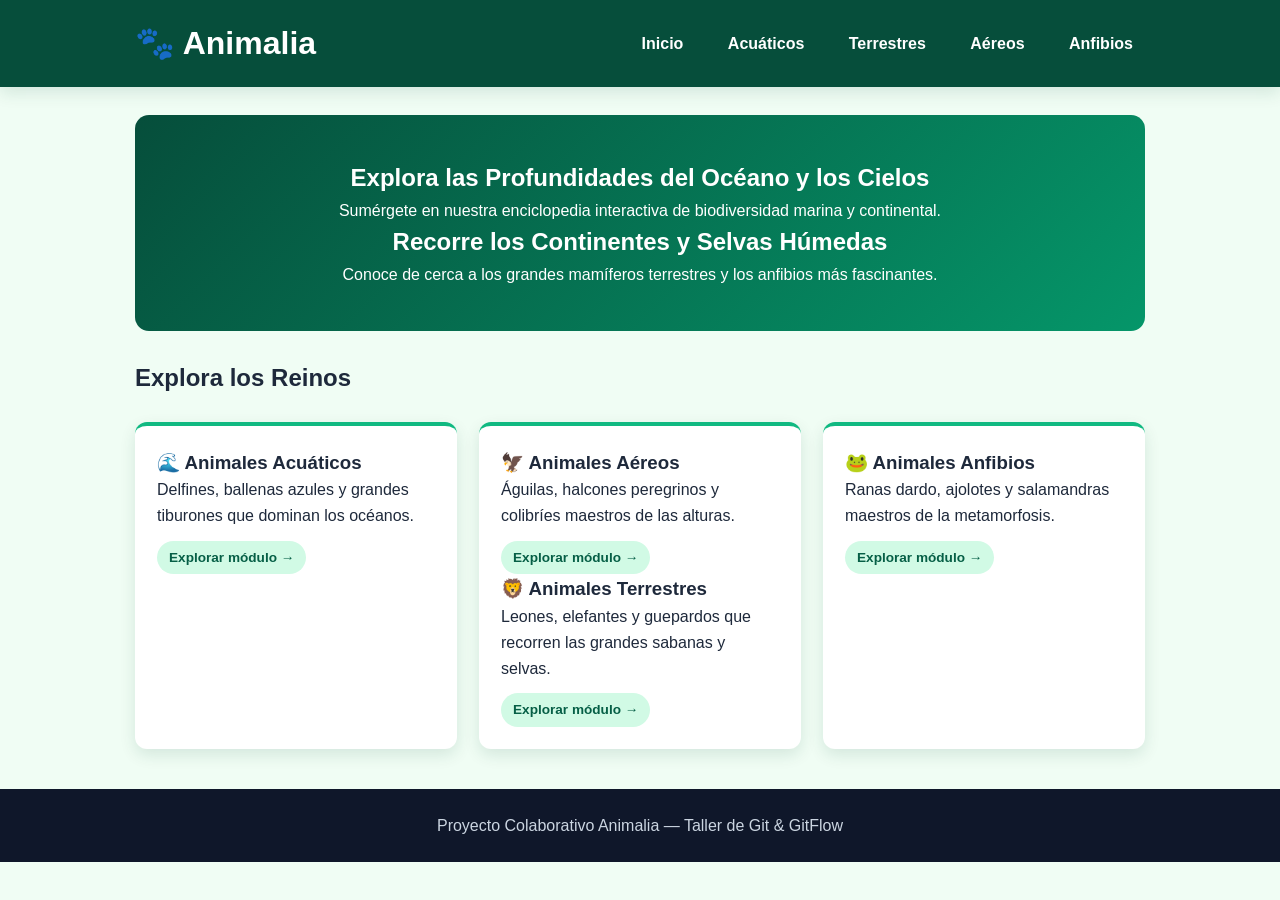
<file: index.html>
<!DOCTYPE html>
<html lang="es">
<head>
  <meta charset="UTF-8">
  <meta name="viewport" content="width=device-width, initial-scale=1.0">
  <title>Animalia | Enciclopedia del Reino Animal</title>
  <link rel="stylesheet" href="styles.css">
</head>
<body>
  <header class="site-header">
    <div class="container header-content">
      <h1 class="logo">🐾 Animalia</h1>
      <nav class="main-nav">
        <a href="index.html">Inicio</a>
        <a href="acuaticos.html">Acuáticos</a>
        <a href="terrestres.html">Terrestres</a>
        <a href="aereos.html">Aéreos</a>
        <a href="anfibios.html">Anfibios</a>
      </nav>
    </div>
  </header>

  <main class="container">
    <!-- ZONA DE CONFLICTO PAREJA A (CODERS 1 Y 2): HERO BANNER -->
    <section id="hero-banner" class="hero-banner">
      <h2>Explora las Profundidades del Océano y los Cielos</h2>
      <p>Sumérgete en nuestra enciclopedia interactiva de biodiversidad marina y continental.</p>
      <h2>Recorre los Continentes y Selvas Húmedas</h2>
      <p>Conoce de cerca a los grandes mamíferos terrestres y los anfibios más fascinantes.</p>
    </section>

    <!-- ZONA DE TARJETAS DEL CATÁLOGO -->
    <section id="catalogo-reinos" class="catalogo-section">
      <h2>Explora los Reinos</h2>
      <div class="card-grid">
        <article class="card">
          <h3>🌊 Animales Acuáticos</h3>
          <p>Delfines, ballenas azules y grandes tiburones que dominan los océanos.</p>
          <a href="acuaticos.html" class="badge">Explorar módulo &rarr;</a>
        </article>

        <article class="card">
          <h3>🦅 Animales Aéreos</h3>
          <p>Águilas, halcones peregrinos y colibríes maestros de las alturas.</p>
          <a href="aereos.html" class="badge">Explorar módulo &rarr;</a>
          <h3>🦁 Animales Terrestres</h3>
          <p>Leones, elefantes y guepardos que recorren las grandes sabanas y selvas.</p>
          <a href="terrestres.html" class="badge">Explorar módulo &rarr;</a>
        </article>

        <article class="card">
          <h3>🐸 Animales Anfibios</h3>
          <p>Ranas dardo, ajolotes y salamandras maestros de la metamorfosis.</p>
          <a href="anfibios.html" class="badge">Explorar módulo &rarr;</a>
        </article>
      </div>
    </section>
  </main>

  <footer class="site-footer">
    <p>Proyecto Colaborativo Animalia &mdash; Taller de Git &amp; GitFlow</p>
  </footer>
</body>
</html>
</file>
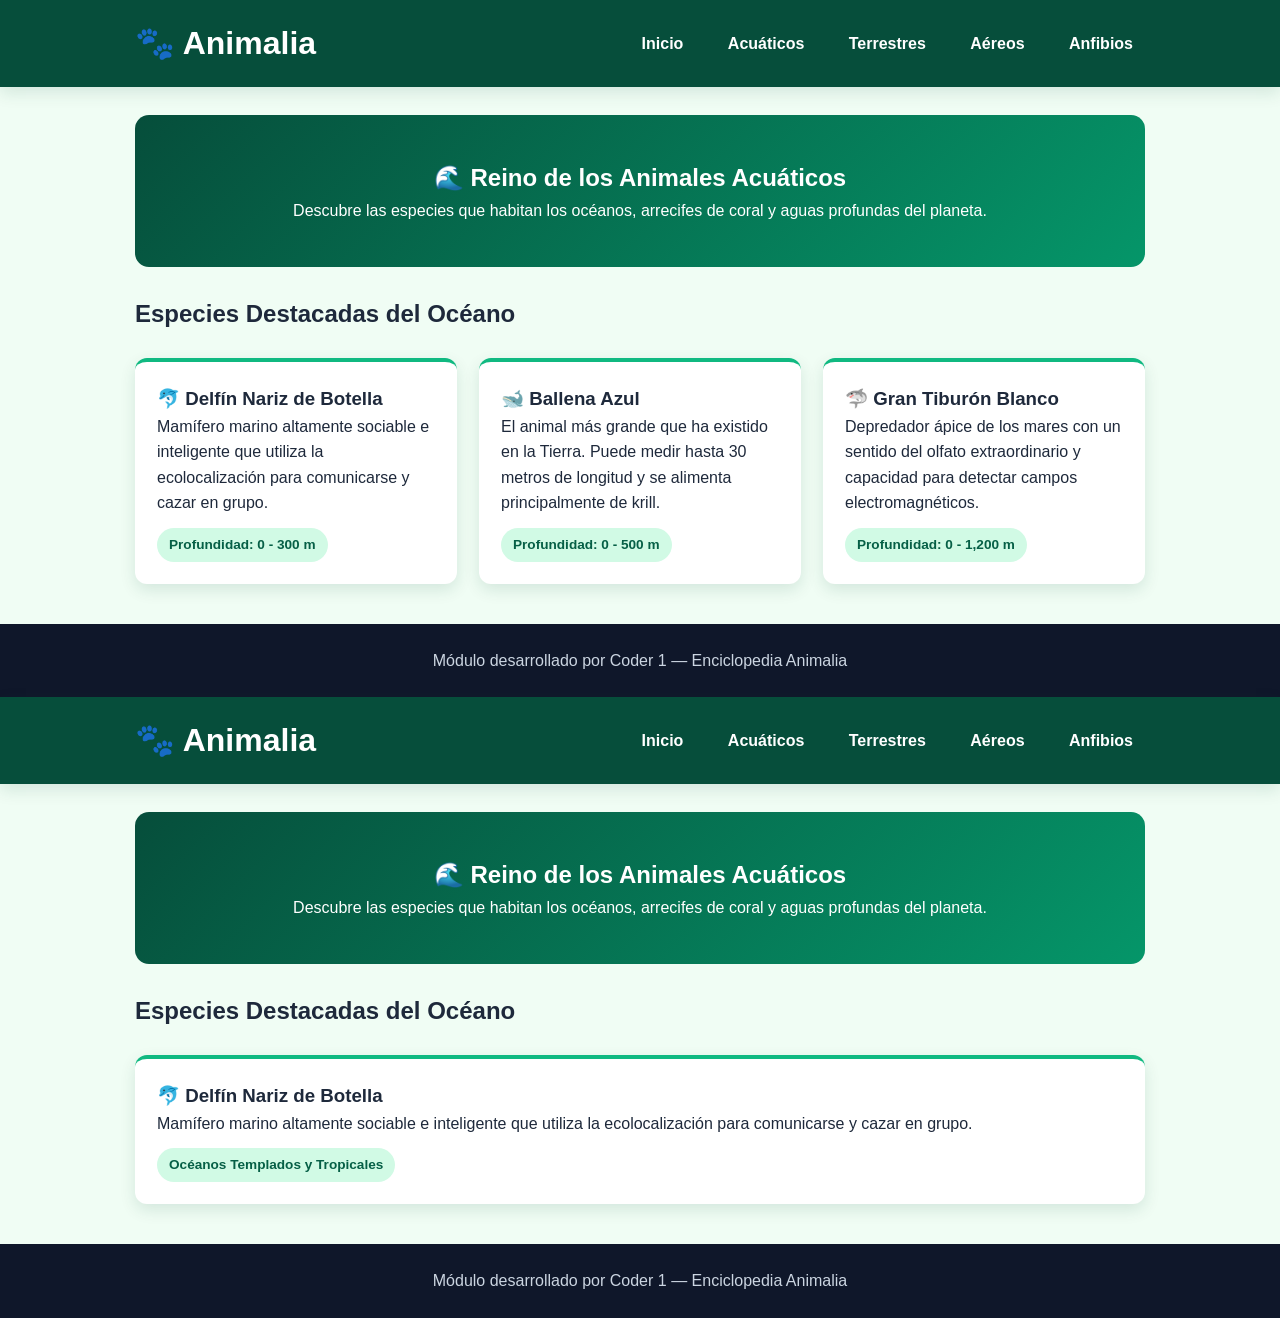
<file: acuaticos.html>
<!DOCTYPE html>
<html lang="es">
<head>
  <meta charset="UTF-8">
  <meta name="viewport" content="width=device-width, initial-scale=1.0">
  <title>Animales Acuáticos | Animalia</title>
  <link rel="stylesheet" href="styles.css">
</head>
<body>
  <header class="site-header">
    <div class="container header-content">
      <h1 class="logo">🐾 Animalia</h1>
      <nav class="main-nav">
        <a href="index.html">Inicio</a>
        <a href="acuaticos.html">Acuáticos</a>
        <a href="terrestres.html">Terrestres</a>
        <a href="aereos.html">Aéreos</a>
        <a href="anfibios.html">Anfibios</a>
      </nav>
    </div>
  </header>

  <main class="container">
    <section class="hero-banner">
      <h2>🌊 Reino de los Animales Acuáticos</h2>
      <p>Descubre las especies que habitan los océanos, arrecifes de coral y aguas profundas del planeta.</p>
    </section>

    <section class="catalogo-section">
      <h2>Especies Destacadas del Océano</h2>
      <div class="card-grid">
        <article class="card">
          <h3>🐬 Delfín Nariz de Botella</h3>
          <p>Mamífero marino altamente sociable e inteligente que utiliza la ecolocalización para comunicarse y cazar en grupo.</p>
          <span class="badge">Profundidad: 0 - 300 m</span>
        </article>

        <article class="card">
          <h3>🐋 Ballena Azul</h3>
          <p>El animal más grande que ha existido en la Tierra. Puede medir hasta 30 metros de longitud y se alimenta principalmente de krill.</p>
          <span class="badge">Profundidad: 0 - 500 m</span>
        </article>

        <article class="card">
          <h3>🦈 Gran Tiburón Blanco</h3>
          <p>Depredador ápice de los mares con un sentido del olfato extraordinario y capacidad para detectar campos electromagnéticos.</p>
          <span class="badge">Profundidad: 0 - 1,200 m</span>
        </article>
      </div>
    </section>
  </main>

  <footer class="site-footer">
    <p>Módulo desarrollado por Coder 1 &mdash; Enciclopedia Animalia</p>
  </footer>
</body>
</html><!DOCTYPE html>
<html lang="es">
<head>
  <meta charset="UTF-8">
  <meta name="viewport" content="width=device-width, initial-scale=1.0">
  <title>Animales Acuáticos | Animalia</title>
  <link rel="stylesheet" href="styles.css">
</head>
<body>
  <header class="site-header">
    <div class="container header-content">
      <h1 class="logo">🐾 Animalia</h1>
      <nav class="main-nav">
        <a href="index.html">Inicio</a>
        <a href="acuaticos.html">Acuáticos</a>
        <a href="terrestres.html">Terrestres</a>
        <a href="aereos.html">Aéreos</a>
        <a href="anfibios.html">Anfibios</a>
      </nav>
    </div>
  </header>

  <main class="container">
    <section class="hero-banner">
      <h2>🌊 Reino de los Animales Acuáticos</h2>
      <p>Descubre las especies que habitan los océanos, arrecifes de coral y aguas profundas del planeta.</p>
    </section>

    <section class="catalogo-section">
      <h2>Especies Destacadas del Océano</h2>
      <div class="card-grid">
        <article class="card">
          <h3>🐬 Delfín Nariz de Botella</h3>
          <p>Mamífero marino altamente sociable e inteligente que utiliza la ecolocalización para comunicarse y cazar en grupo.</p>
          <span class="badge">Océanos Templados y Tropicales</span>
        </article>
      </div>
    </section>
  </main>

  <footer class="site-footer">
    <p>Módulo desarrollado por Coder 1 &mdash; Enciclopedia Animalia</p>
  </footer>
</body>
</html>
</file>
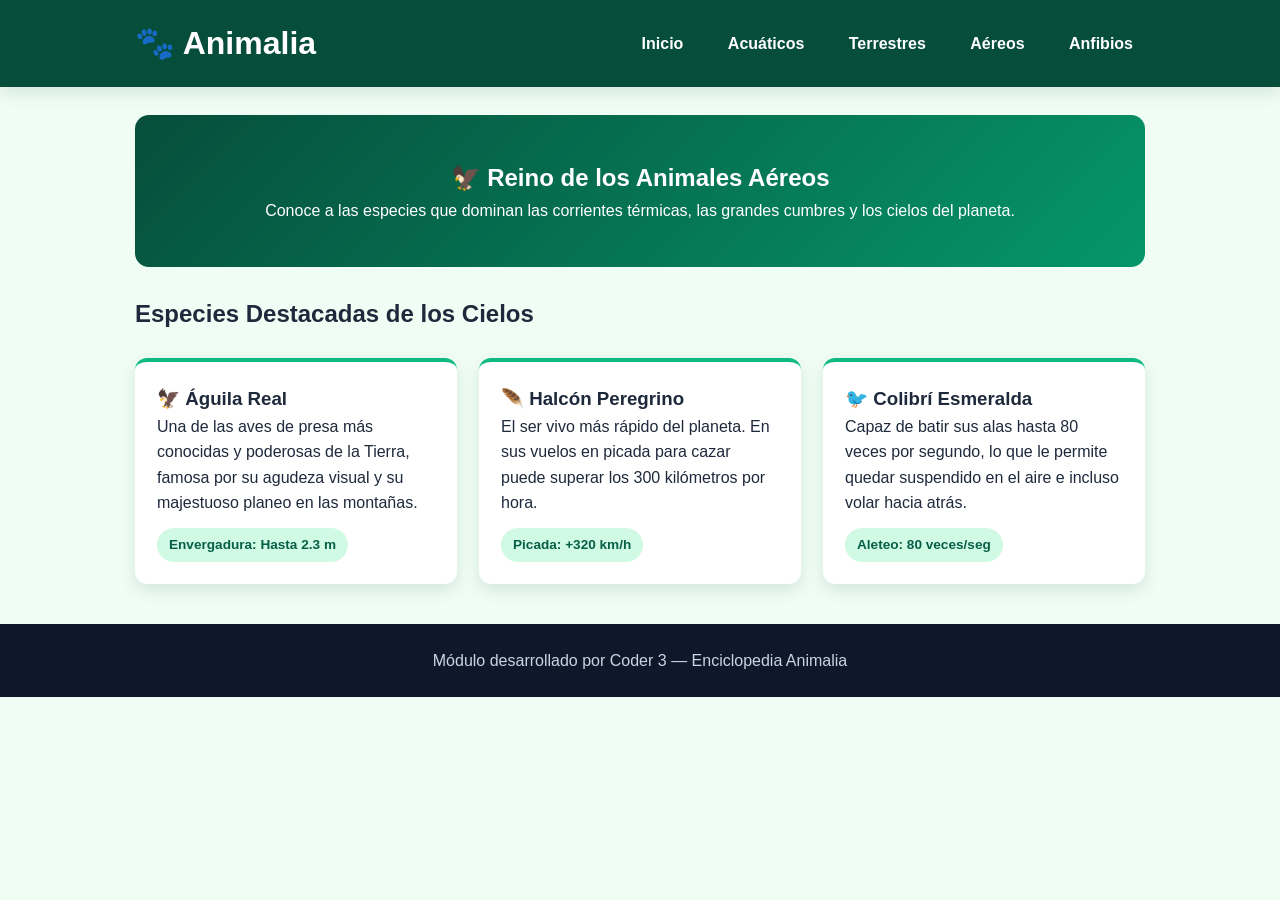
<file: aereos.html>
<!DOCTYPE html>
<html lang="es">
<head>
  <meta charset="UTF-8">
  <meta name="viewport" content="width=device-width, initial-scale=1.0">
  <title>Animales Aéreos | Animalia</title>
  <link rel="stylesheet" href="styles.css">
</head>
<body>
  <header class="site-header">
    <div class="container header-content">
      <h1 class="logo">🐾 Animalia</h1>
      <nav class="main-nav">
        <a href="index.html">Inicio</a>
        <a href="acuaticos.html">Acuáticos</a>
        <a href="terrestres.html">Terrestres</a>
        <a href="aereos.html">Aéreos</a>
        <a href="anfibios.html">Anfibios</a>
      </nav>
    </div>
  </header>

  <main class="container">
    <section class="hero-banner">
      <h2>🦅 Reino de los Animales Aéreos</h2>
      <p>Conoce a las especies que dominan las corrientes térmicas, las grandes cumbres y los cielos del planeta.</p>
    </section>

    <section class="catalogo-section">
      <h2>Especies Destacadas de los Cielos</h2>
      <div class="card-grid">
        <article class="card">
          <h3>🦅 Águila Real</h3>
          <p>Una de las aves de presa más conocidas y poderosas de la Tierra, famosa por su agudeza visual y su majestuoso planeo en las montañas.</p>
          <span class="badge">Envergadura: Hasta 2.3 m</span>
        </article>

        <article class="card">
          <h3>🪶 Halcón Peregrino</h3>
          <p>El ser vivo más rápido del planeta. En sus vuelos en picada para cazar puede superar los 300 kilómetros por hora.</p>
          <span class="badge">Picada: +320 km/h</span>
        </article>

        <article class="card">
          <h3>🐦 Colibrí Esmeralda</h3>
          <p>Capaz de batir sus alas hasta 80 veces por segundo, lo que le permite quedar suspendido en el aire e incluso volar hacia atrás.</p>
          <span class="badge">Aleteo: 80 veces/seg</span>
        </article>
      </div>
    </section>
  </main>

  <footer class="site-footer">
    <p>Módulo desarrollado por Coder 3 &mdash; Enciclopedia Animalia</p>
  </footer>
</body>
</html>
</file>
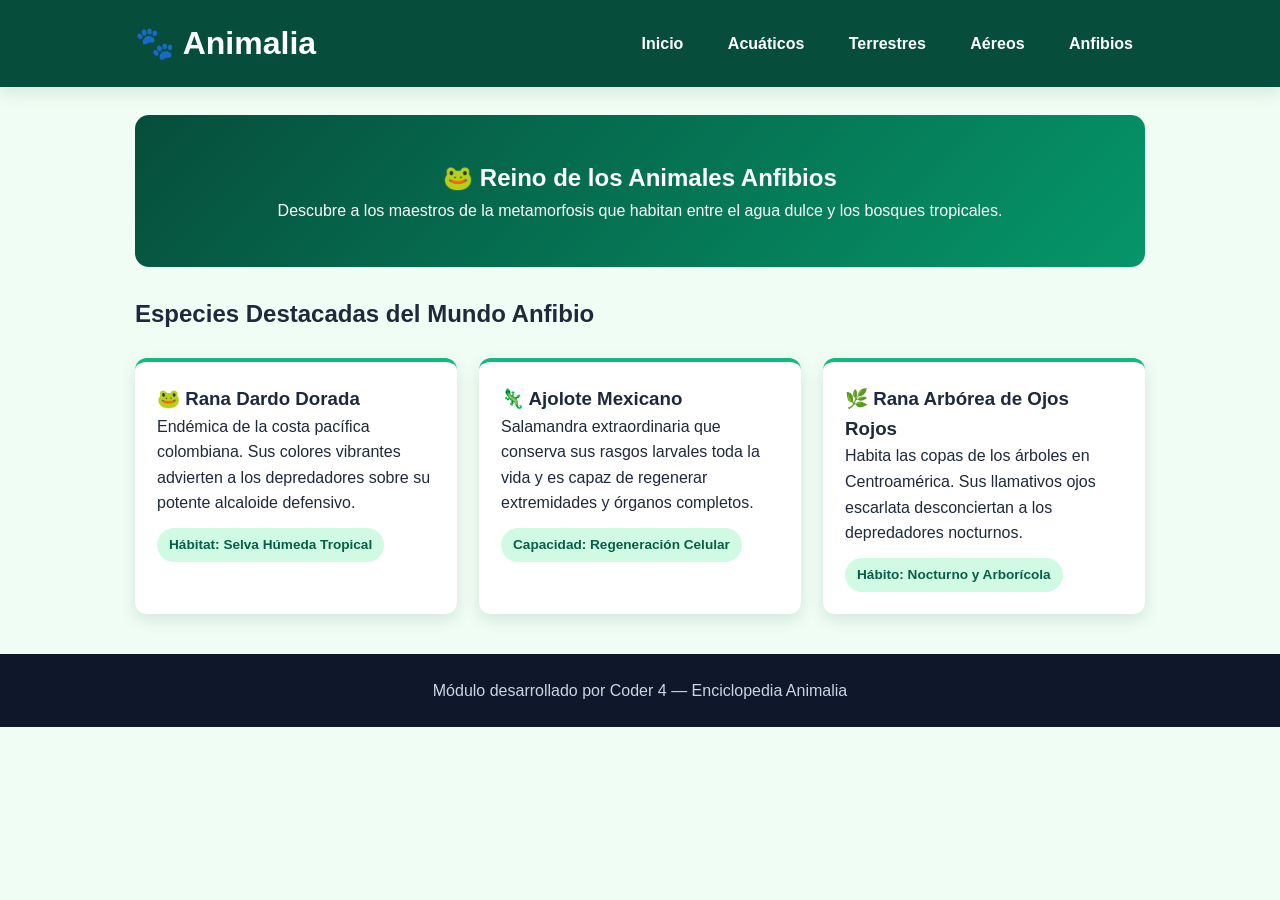
<file: anfibios.html>
<!DOCTYPE html>
<html lang="es">
<head>
  <meta charset="UTF-8">
  <meta name="viewport" content="width=device-width, initial-scale=1.0">
  <title>Animales Anfibios | Animalia</title>
  <link rel="stylesheet" href="styles.css">
</head>
<body>
  <header class="site-header">
    <div class="container header-content">
      <h1 class="logo">🐾 Animalia</h1>
      <nav class="main-nav">
        <a href="index.html">Inicio</a>
        <a href="acuaticos.html">Acuáticos</a>
        <a href="terrestres.html">Terrestres</a>
        <a href="aereos.html">Aéreos</a>
        <a href="anfibios.html">Anfibios</a>
      </nav>
    </div>
  </header>

  <main class="container">
    <section class="hero-banner">
      <h2>🐸 Reino de los Animales Anfibios</h2>
      <p>Descubre a los maestros de la metamorfosis que habitan entre el agua dulce y los bosques tropicales.</p>
    </section>

    <section class="catalogo-section">
      <h2>Especies Destacadas del Mundo Anfibio</h2>
      <div class="card-grid">
        <article class="card">
          <h3>🐸 Rana Dardo Dorada</h3>
          <p>Endémica de la costa pacífica colombiana. Sus colores vibrantes advierten a los depredadores sobre su potente alcaloide defensivo.</p>
          <span class="badge">Hábitat: Selva Húmeda Tropical</span>
        </article>

        <article class="card">
          <h3>🦎 Ajolote Mexicano</h3>
          <p>Salamandra extraordinaria que conserva sus rasgos larvales toda la vida y es capaz de regenerar extremidades y órganos completos.</p>
          <span class="badge">Capacidad: Regeneración Celular</span>
        </article>

        <article class="card">
          <h3>🌿 Rana Arbórea de Ojos Rojos</h3>
          <p>Habita las copas de los árboles en Centroamérica. Sus llamativos ojos escarlata desconciertan a los depredadores nocturnos.</p>
          <span class="badge">Hábito: Nocturno y Arborícola</span>
        </article>
      </div>
    </section>
  </main>

  <footer class="site-footer">
    <p>Módulo desarrollado por Coder 4 &mdash; Enciclopedia Animalia</p>
  </footer>
</body>
</html>
</file>
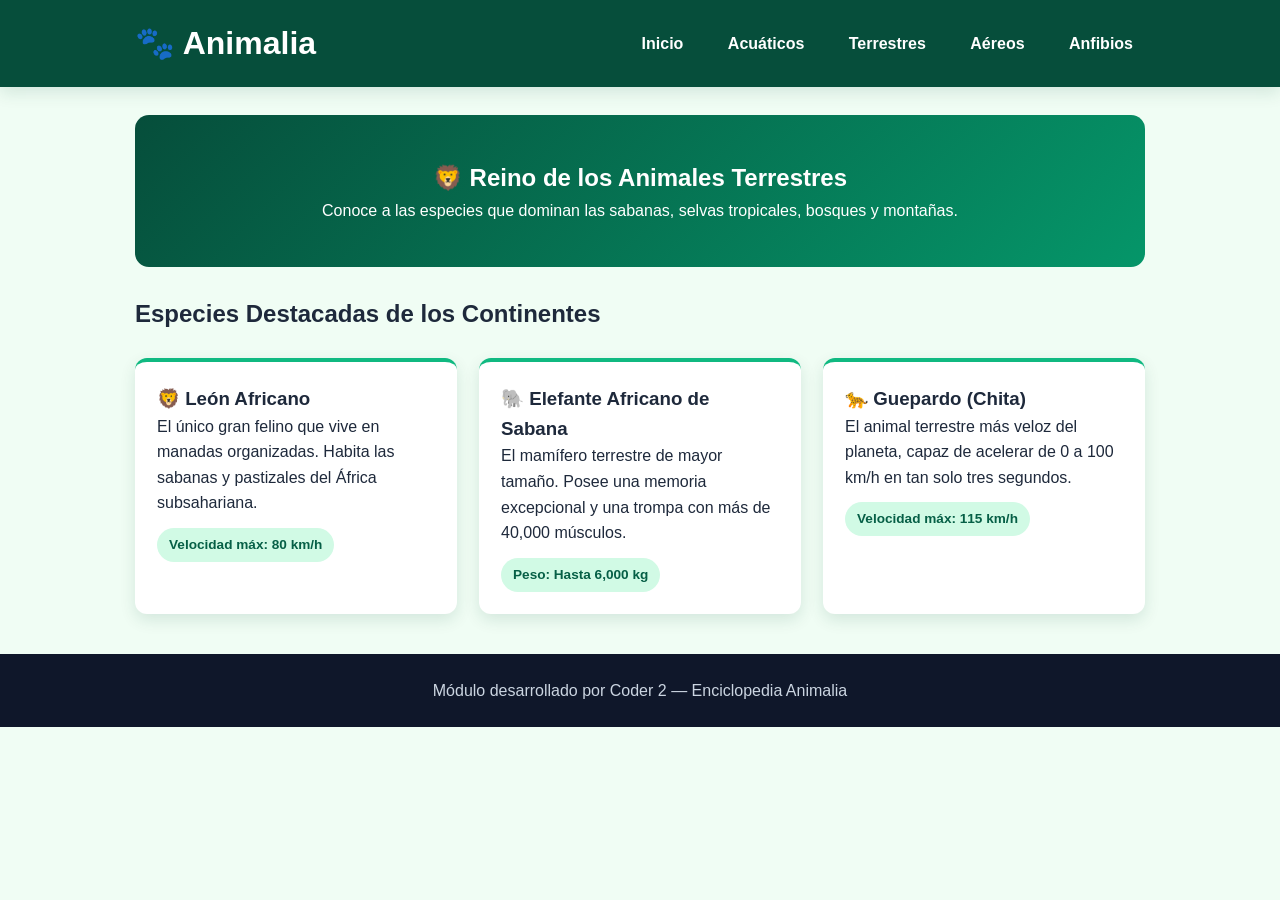
<file: terrestres.html>
<!DOCTYPE html>
<html lang="es">
<head>
  <meta charset="UTF-8">
  <meta name="viewport" content="width=device-width, initial-scale=1.0">
  <title>Animales Terrestres | Animalia</title>
  <link rel="stylesheet" href="styles.css">
</head>
<body>
  <header class="site-header">
    <div class="container header-content">
      <h1 class="logo">🐾 Animalia</h1>
      <nav class="main-nav">
        <a href="index.html">Inicio</a>
        <a href="acuaticos.html">Acuáticos</a>
        <a href="terrestres.html">Terrestres</a>
        <a href="aereos.html">Aéreos</a>
        <a href="anfibios.html">Anfibios</a>
      </nav>
    </div>
  </header>

  <main class="container">
    <section class="hero-banner">
      <h2>🦁 Reino de los Animales Terrestres</h2>
      <p>Conoce a las especies que dominan las sabanas, selvas tropicales, bosques y montañas.</p>
    </section>

    <section class="catalogo-section">
      <h2>Especies Destacadas de los Continentes</h2>
      <div class="card-grid">
        <article class="card">
          <h3>🦁 León Africano</h3>
          <p>El único gran felino que vive en manadas organizadas. Habita las sabanas y pastizales del África subsahariana.</p>
          <span class="badge">Velocidad máx: 80 km/h</span>
        </article>

        <article class="card">
          <h3>🐘 Elefante Africano de Sabana</h3>
          <p>El mamífero terrestre de mayor tamaño. Posee una memoria excepcional y una trompa con más de 40,000 músculos.</p>
          <span class="badge">Peso: Hasta 6,000 kg</span>
        </article>

        <article class="card">
          <h3>🐆 Guepardo (Chita)</h3>
          <p>El animal terrestre más veloz del planeta, capaz de acelerar de 0 a 100 km/h en tan solo tres segundos.</p>
          <span class="badge">Velocidad máx: 115 km/h</span>
        </article>
      </div>
    </section>
  </main>

  <footer class="site-footer">
    <p>Módulo desarrollado por Coder 2 &mdash; Enciclopedia Animalia</p>
  </footer>
</body>
</html>
</file>
<file: styles.css>
/* =========================================================
   ZONA DE CONFLICTO PAREJA B (CODERS 3 Y 4): VARIABLES
   ========================================================= */
:root {
  --color-primario: #0f172a;
  --color-secundario: #0369a1;
  --color-acento: #38bdf8;
  --color-acento: #38bdf8;
  --color-fondo: #f1f5f9;
  --color-primario: #064e3b;
  --color-secundario: #059669;
  --color-acento: #10b981;
  --color-fondo: #f0fdf4;
  --color-texto: #1e293b;
  --color-blanco: #ffffff;
  --sombra-suave: 0 6px 16px rgba(6, 78, 59, 0.12);
}

* {
  box-sizing: border-box;
  margin: 0;
  padding: 0;
}

body {
  font-family: 'Segoe UI', Tahoma, Geneva, Verdana, sans-serif;
  background-color: var(--color-fondo);
  color: var(--color-texto);
  line-height: 1.6;
}

.container {
  max-width: 1050px;
  margin: 0 auto;
  padding: 0 20px;
}

.site-header {
  background-color: var(--color-primario);
  color: var(--color-blanco);
  padding: 18px 0;
  box-shadow: var(--sombra-suave);
}

.header-content {
  display: flex;
  justify-content: space-between;
  align-items: center;
  flex-wrap: wrap;
  gap: 12px;
}

.main-nav a {
  color: var(--color-blanco);
  text-decoration: none;
  margin-left: 16px;
  font-weight: 600;
  padding: 6px 12px;
  border-radius: 6px;
  transition: background-color 0.2s;
}

.main-nav a:hover {
  background-color: rgba(255, 255, 255, 0.2);
}

.hero-banner {
  background: linear-gradient(135deg, #064e3b 0%, #059669 100%);
  color: var(--color-blanco);
  padding: 44px 30px;
  border-radius: 14px;
  margin: 28px 0;
  text-align: center;
}

/* ZONA DE CONFLICTO PAREJA B: GRILLA Y TARJETAS */
.card-grid {
  display: grid;
  grid-template-columns: repeat(auto-fit, minmax(230px, 1fr));
  gap: 22px;
  margin: 24px 0 40px;
}

.card {
  background-color: var(--color-blanco);
  border-radius: 12px;
  padding: 22px;
  box-shadow: var(--sombra-suave);
  border-top: 4px solid var(--color-acento);
  transition: transform 0.25s ease, box-shadow 0.25s ease;
}

.card:hover {
  transform: translateY(-6px);
  box-shadow: 0 12px 24px rgba(0, 0, 0, 0.14);
}

.badge {
  display: inline-block;
  background-color: #d1fae5;
  color: #065f46;
  font-size: 0.85rem;
  font-weight: 700;
  padding: 6px 12px;
  border-radius: 999px;
  margin-top: 12px;
  text-decoration: none;
}

.site-footer {
  text-align: center;
  padding: 24px;
  background-color: #0f172a;
  color: #cbd5e1;
  margin-top: 40px;
}
</file>
